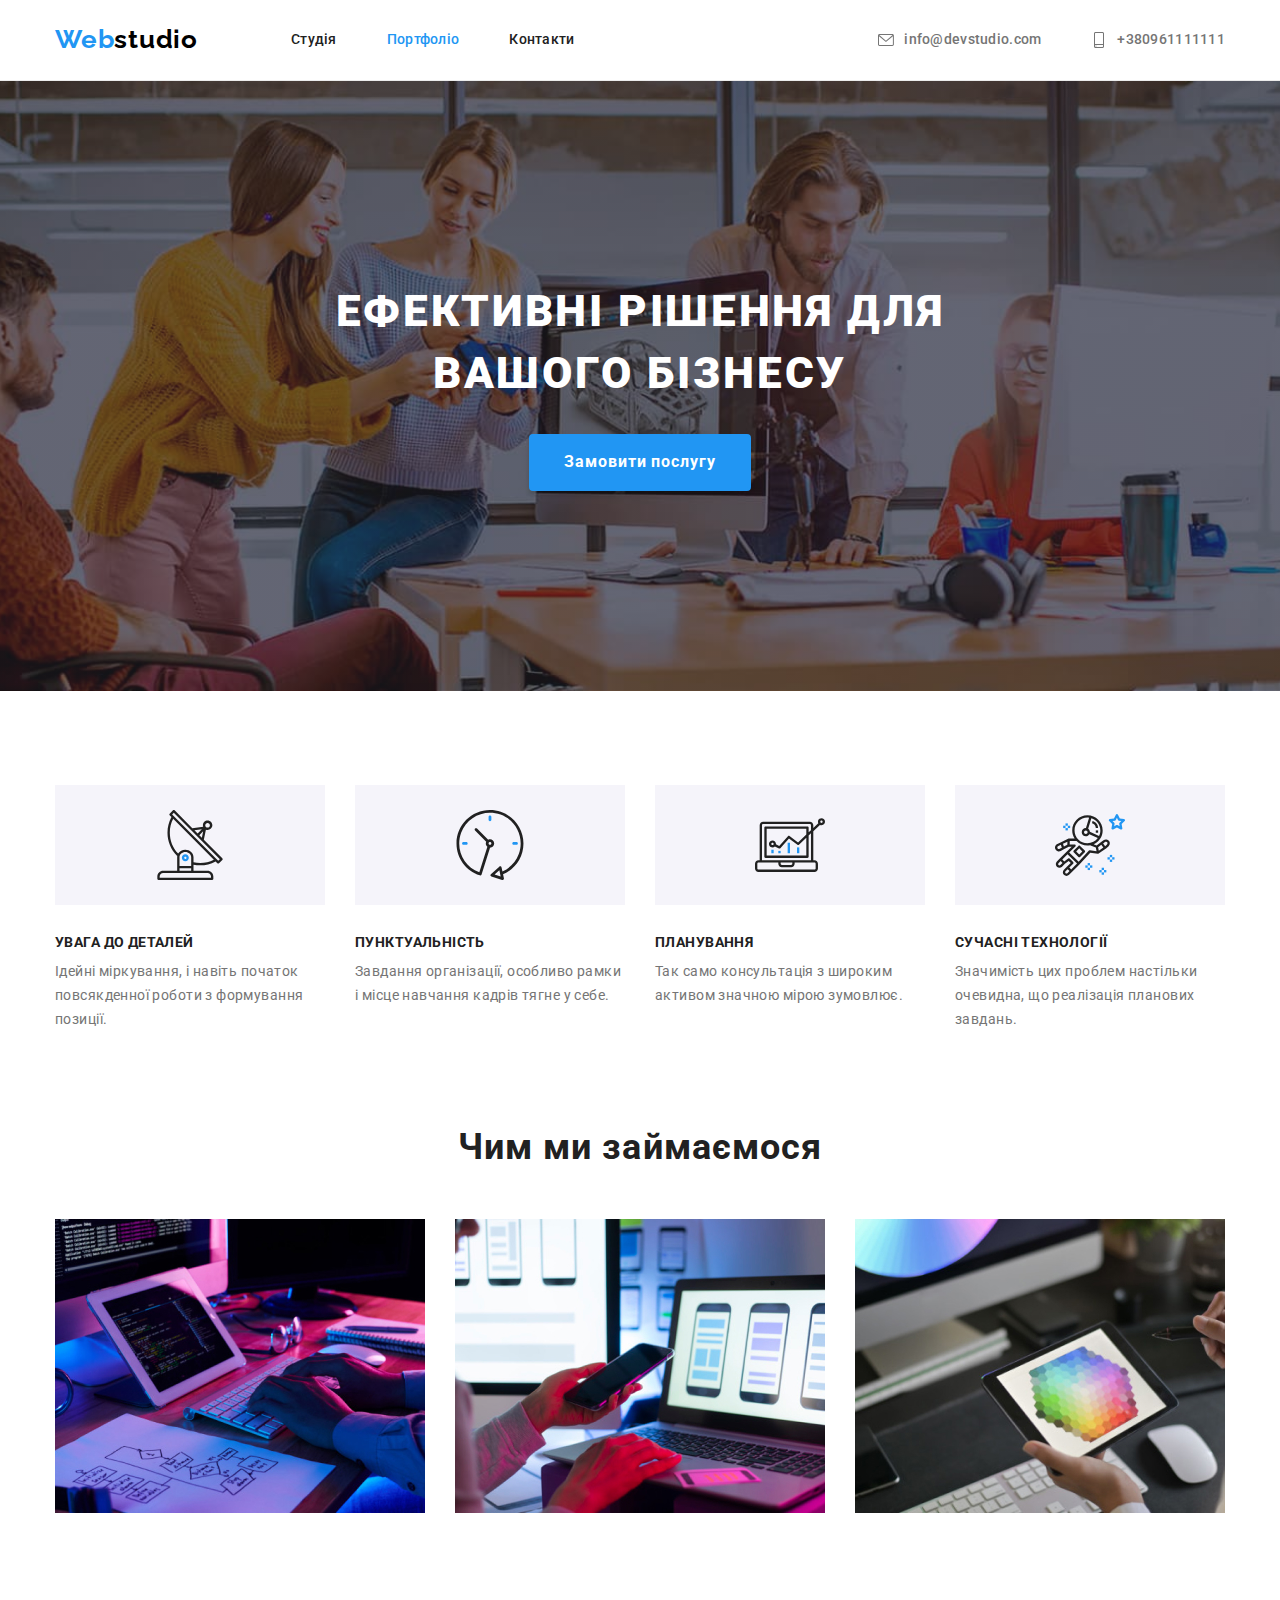
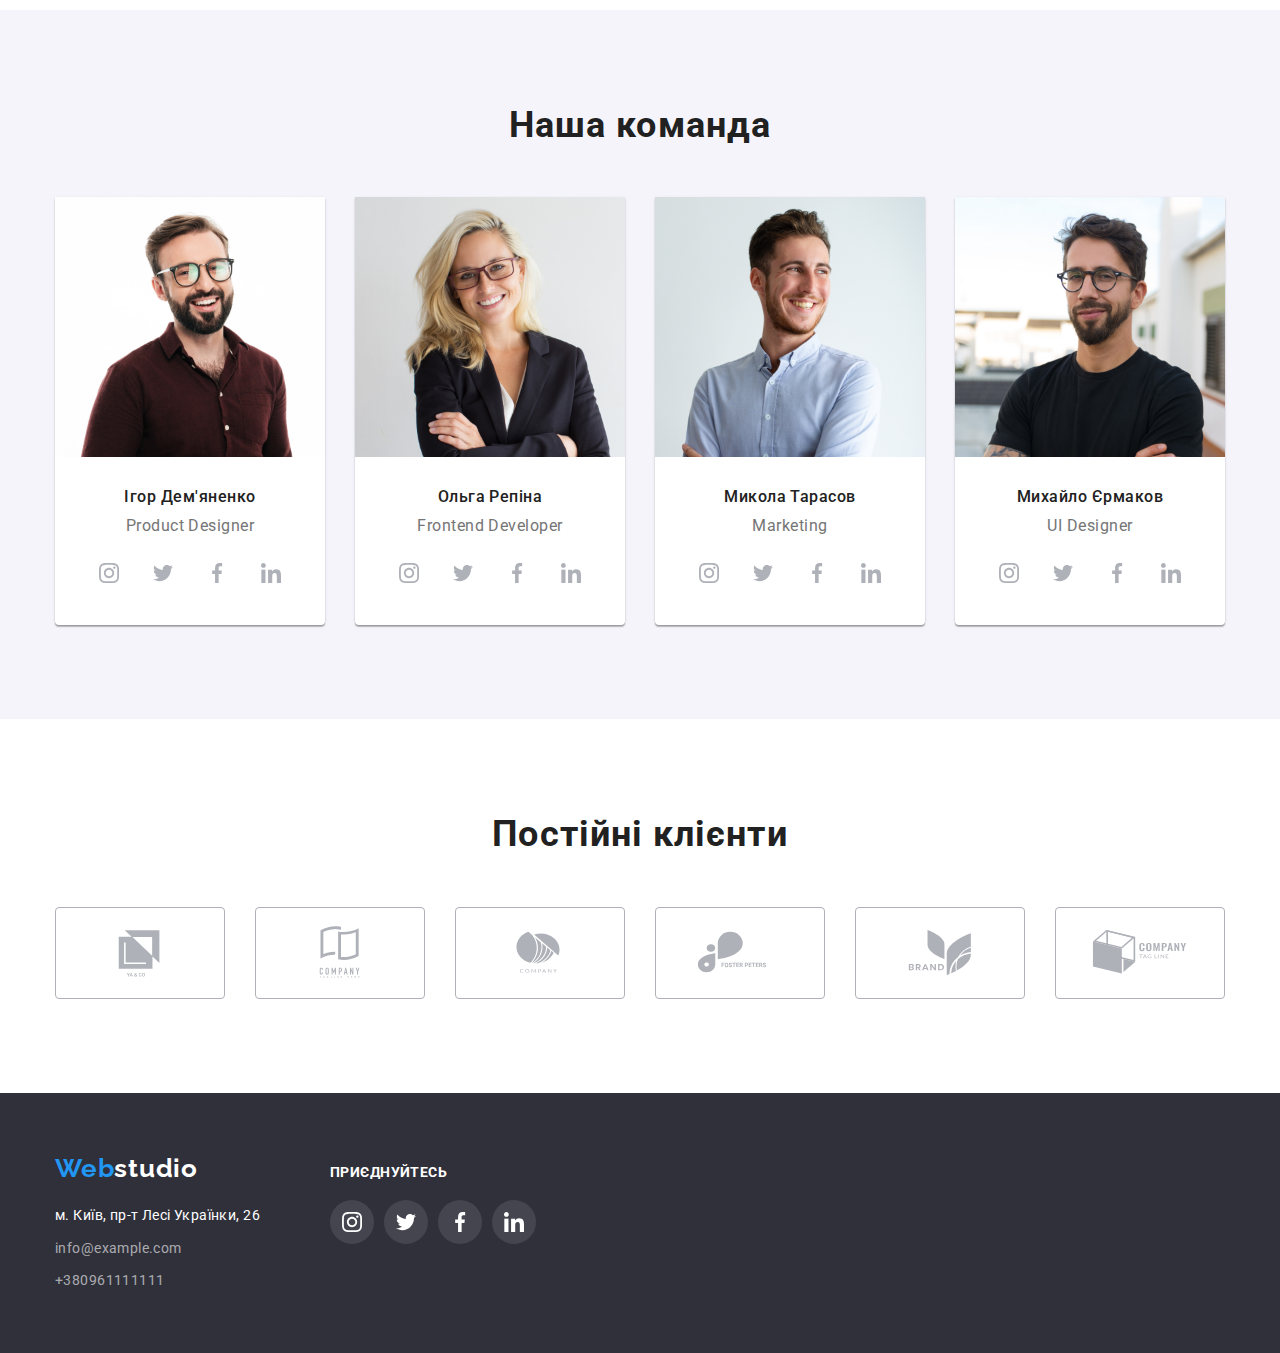
<file: index.html>
<!DOCTYPE html>
<html lang="uk">
    <head>
        <meta charset="UTF-8" />
        <meta http-equiv="X-UA-Compatible" content="IE=edge" />
        <meta name="viewport" content="width=device-width, initial-scale=1.0" />
        <title>Webstudio</title>
        <link rel="preconnect" href="https://fonts.googleapis.com" />
        <link rel="preconnect" href="https://fonts.gstatic.com" crossorigin />
        <link rel="preconnect" href="https://fonts.googleapis.com">
        <link rel="preconnect" href="https://fonts.gstatic.com" crossorigin>
        <link href="https://fonts.googleapis.com/css2?family=Raleway:wght@700&family=Roboto:wght@400;500;700;900&display=swap"
            rel="stylesheet">
        <link rel="stylesheet" href="https://cdnjs.cloudflare.com/ajax/libs/modern-normalize/1.1.0/modern-normalize.min.css">
        <link href="./styles/style.css" rel="stylesheet" />
    </head>
    <body>
        <!-- Header================================================== -->
        <header class="header">
            <div class="header__container container">
                <nav class="header__nav">
                    <a href="./" class="links logo-link">Web<span class="logo-studio">studio</span>
                    </a>
                    <ul class="header__nav-list">
                        <li class="header__nav-item">
                            <a href="./" class="links header__nav-link">Студія</a>
                        </li>
                        <li class="header__nav-item">
                            <a href="./portfolio.html" class="links header__nav-link curent-link">Портфоліо</a>
                        </li>
                        <li class="header__nav-item">
                            <a href="" class="links header__nav-link">Контакти</a>
                        </li>
                    </ul>
                </nav>
                <ul class="header__contact-list lists">
                    <li class="header__contact-item">
                        <a href="mailto:info@devstudio.com" class="links header__contact-link">
                            <svg width="16px" height="16px" class="header__contact-icon">
                                <use href="./images/icons.svg#mail">
                                </use>
                            </svg>
                            info@devstudio.com</a>
                    </li>
                    <li class="header__contact-item">
                        <a href="tel:+380961111111" class="links header__contact-link">
                            <svg width="16px" height="16px" class="header__contact-icon">
                                <use href="./images/icons.svg#phone"></use>
                            </svg>
                            +380961111111</a>
                    </li>
                </ul>
            </div>
        </header>
        <!--Main content========================================== -->
        <main>
            <!--Order service==================================== -->
            <section class="hero overlay">
                <h1 class="hero__title">Ефективні рішення для <br/> вашого бізнесу</h1>
                <button type="button" class="hero__button">Замовити послугу</button>
            </section>
            <!--Hilites========================================== -->
            <section class="section">
                <h2 class="hilites__main-title visually-hidden">Відмінності</h2>
                <div class="container">
                    <ul class="lists hilites__list">
                        <li class="hilites__item">
                            <div class="hilites__thumb">
                                <svg width="70px" height="70px" class="hilites__icon">
                                    <use href="./images/icons.svg#antenna" ></use>
                                </svg>
                            </div>
                            <h3 class="hilites__title">УВАГА ДО ДЕТАЛЕЙ</h3>
                            <p class="hilites__par">
                                Ідейні міркування, і навіть початок повсякденної роботи з формування позиції.
                            </p>
                        </li>
                        <li class="hilites__item">
                            <div class="hilites__thumb">
                                <svg width="70px" height="70px" class="hilites__icon">
                                    <use href="./images/icons.svg#clock"></use>
                                </svg>
                            </div>
                            <h3 class="hilites__title">ПУНКТУАЛЬНІСТЬ</h3>
                            <p class="hilites__par">
                                Завдання організації, особливо рамки і місце навчання кадрів тягне у себе.
                            </p>
                        </li>
                        <li class="hilites__item">
                            <div class="hilites__thumb">
                                <svg width="70px" height="70px" class="hilites__icon">
                                    <use href="./images/icons.svg#diagram"></use>
                                </svg>
                            </div>
                            <h3 class="hilites__title">ПЛАНУВАННЯ</h3>
                            <p class="hilites__par">
                                Так само консультація з широким активом значною мірою зумовлює.
                            </p>
                        </li>
                        <li class="hilites__item">
                            <div class="hilites__thumb">
                                <svg width="70px" height="70px" class="hilites__icon">
                                    <use href="./images/icons.svg#astronaut"></use>
                                </svg>
                            </div>
                            <h3 class="hilites__title">СУЧАСНІ ТЕХНОЛОГІЇ</h3>
                            <p class="hilites__par">
                                Значимість цих проблем настільки очевидна, що реалізація планових завдань.
                            </p>
                        </li>
                    </ul>
                </div>
            </section>
            <!--Tasks========================================== -->
            <section class="tasks container">
                <h2 class="tasks__title titles">Чим ми займаємося</h2>
                <ul class="tasks__list lists">
                    <li class="tasks__item">
                        <img src="./images/box1.jpg" alt="Розробка програмного забезпечення" width="370"/>
                    </li>
                    <li class="tasks__item">
                        <img src="./images/img.jpg" alt="Тестування мобільного додатку" width="370"/>
                    </li>
                    <li class="tasks__item">
                        <img src="./images/img(1).jpg" alt="Робота з кольором" width="370"/>
                    </li>
                </ul>
            </section>
            <!--Team============================================ -->
            <section class="team__section section">
                <div class="container">
                    <h2 class="team__title titles">Наша команда</h2>
                    <ul class="lists team__list">
                        <li class="team__item">
                            <img class="team__img" src="./images/img(2).jpg" alt="Дизайнер" width="270"/>
                            <div class="team__card">
                                <h3 class="team__member">Ігор Дем'яненко</h3>
                                <p class="par team__member-position" lang="en">Product Designer</p>
                                <ul class="team__socials">
                                    <li class="team__socials-item"><a  class="team__socials-link" href="https://www.instagram.com" target="_blank">
                                        <svg class="team__socials-icon" width="20px" height="20px">
                                            <use href="./images/icons.svg#instagram"></use>
                                        </svg>
                                    </a></li>
                                    <li class="team__socials-item"><a class="team__socials-link" href="https://twitter.com/" target="_blank">
                                        <svg class="team__socials-icon" width="20px" height="20px">
                                            <use href="./images/icons.svg#twitter"></use>
                                        </svg>
                                    </a></li>
                                    <li class="team__socials-item"><a class="team__socials-link" href="https://www.facebook.com/" target="_blank">
                                        <svg class="team__socials-icon" width="20px" height="20px">
                                            <use href="./images/icons.svg#facebook">
                                            </use>
                                        </svg>
                                    </a></li>
                                    <li class="team__socials-item"><a class="team__socials-link" href="https://www.linkedin.com/" target="_blank">
                                        <svg class="team__socials-icon" width="20px" height="20px">
                                            <use href="./images/icons.svg#linkedin"></use>
                                        </svg>
                                    </a></li>
                                </ul>
                            </div>
                        </li>
                        <li class="team__item">
                            <img class="team__img" src="./images/img(3).jpg" alt="Разработчик" width="270"/>
                            <div class="team__card">
                                <h3 class="team__member">Ольга Репіна</h3>
                                <p class="par team__member-position" lang="en">Frontend Developer</p>
                                <ul class="team__socials">
                                    <li class="team__socials-item"><a class="team__socials-link" href="https://www.instagram.com" target="_blank">
                                            <svg class="team__socials-icon" width="20px" height="20px">
                                                <use href="./images/icons.svg#instagram"></use>
                                            </svg>
                                        </a></li>
                                    <li class="team__socials-item"><a class="team__socials-link" href="https://twitter.com/" target="_blank">
                                            <svg class="team__socials-icon" width="20px" height="20px">
                                                <use href="./images/icons.svg#twitter"></use>
                                            </svg>
                                        </a></li>
                                    <li class="team__socials-item"><a class="team__socials-link" href="https://www.facebook.com/" target="_blank">
                                            <svg class="team__socials-icon" width="20px" height="20px">
                                                <use href="./images/icons.svg#facebook">
                                                </use>
                                            </svg>
                                        </a></li>
                                    <li class="team__socials-item"><a class="team__socials-link" href="https://www.linkedin.com/" target="_blank">
                                            <svg class="team__socials-icon" width="20px" height="20px">
                                                <use href="./images/icons.svg#linkedin"></use>
                                            </svg>
                                        </a></li>
                                </ul>
                            </div>
                        </li>
                        <li class="team__item">
                            <img class="team__img" src="./images/img(4).jpg" alt="Маркетолог" width="270"/>
                            <div class="team__card">
                                <h3 class="team__member">Микола Тарасов</h3>
                                <p class="par team__member-position" lang="en">Marketing</p>
                                <ul class="team__socials">
                                    <li class="team__socials-item"><a class="team__socials-link" href="https://www.instagram.com" target="_blank">
                                            <svg class="team__socials-icon" width="20px" height="20px">
                                                <use href="./images/icons.svg#instagram"></use>
                                            </svg>
                                        </a></li>
                                    <li class="team__socials-item"><a class="team__socials-link" href="https://twitter.com/" target="_blank">
                                            <svg class="team__socials-icon" width="20px" height="20px">
                                                <use href="./images/icons.svg#twitter"></use>
                                            </svg>
                                        </a></li>
                                    <li class="team__socials-item"><a class="team__socials-link" href="https://www.facebook.com/" target="_blank">
                                            <svg class="team__socials-icon" width="20px" height="20px">
                                                <use href="./images/icons.svg#facebook">
                                                </use>
                                            </svg>
                                        </a></li>
                                    <li class="team__socials-item"><a class="team__socials-link" href="https://www.linkedin.com/" target="_blank">
                                            <svg class="team__socials-icon" width="20px" height="20px">
                                                <use href="./images/icons.svg#linkedin"></use>
                                            </svg>
                                        </a></li>
                                </ul>
                            </div>
                        </li>
                        <li class="team__item">
                            <img class="team__img" src="./images/img(5).jpg" alt="Дизайнер" width="270"/>
                            <div class="team__card">
                                <h3 class="team__member">Михайло Єрмаков</h3>
                                <p class="par team__member-position" lang="en">UI Designer</p>
                                <ul class="team__socials">
                                    <li class="team__socials-item"><a class="team__socials-link" href="https://www.instagram.com" target="_blank">
                                            <svg class="team__socials-icon" width="20px" height="20px">
                                                <use href="./images/icons.svg#instagram"></use>
                                            </svg>
                                        </a></li>
                                    <li class="team__socials-item"><a class="team__socials-link" href="https://twitter.com/" target="_blank">
                                            <svg class="team__socials-icon" width="20px" height="20px">
                                                <use href="./images/icons.svg#twitter"></use>
                                            </svg>
                                        </a></li>
                                    <li class="team__socials-item"><a class="team__socials-link" href="https://www.facebook.com/" target="_blank">
                                            <svg class="team__socials-icon" width="20px" height="20px">
                                                <use href="./images/icons.svg#facebook">
                                                </use>
                                            </svg>
                                        </a></li>
                                    <li class="team__socials-item"><a class="team__socials-link" href="https://www.linkedin.com/" target="_blank">
                                            <svg class="team__socials-icon" width="20px" height="20px">
                                                <use href="./images/icons.svg#linkedin"></use>
                                            </svg>
                                        </a></li>
                                </ul>
                            </div>
                        </li>
                    </ul>
                </div>
            </section>
            <!-- Clients======================================= -->
            <section class="clients__section section">
                <div class="container">
                    <h2 class="clients__title titles">Постійні клієнти</h2>
                    <ul class="clients__list">
                        <li class="clients__item"><a href="#" target="_blank" class="clients__link">
                            <svg class="clients__logo" width="106" height="60">
                                <use href="./images/icons.svg#logo1"></use>
                            </svg>
                        </a></li>
                        <li class="clients__item"><a href="#" target="_blank" class="clients__link">
                            <svg class="clients__logo" width="106" height="60">
                                <use href="./images/icons.svg#logo2"></use>
                            </svg>
                        </a></li>
                        <li class="clients__item"><a href="#" target="_blank" class="clients__link">
                            <svg class="clients__logo" width="106" height="60">
                                <use href="./images/icons.svg#logo3"></use>
                            </svg>
                        </a></li>
                        <li class="clients__item"><a href="#" target="_blank" class="clients__link">
                            <svg class="clients__logo" width="106" height="60">
                                <use href="./images/icons.svg#logo4"></use>
                            </svg>
                        </a></li>
                        <li class="clients__item"><a href="#" target="_blank" class="clients__link">
                            <svg class="clients__logo" width="106" height="60">
                                <use href="./images/icons.svg#logo5"></use>
                            </svg>
                        </a></li>
                        <li class="clients__item"><a href="#" target="_blank" class="clients__link">
                            <svg class="clients__logo" width="106" height="60">
                                <use href="./images/icons.svg#logo6"></use>
                            </svg>
                        </a></li>
                    </ul>
                </div>

            </section>
        </main>
        <!--Footer=========================================== -->
        <footer class="footer">
            <div class="container footer__container">
                <div class="footer__adress">
                    <a href="./" class="links logo-link footer__logo">
                        <span class="logo-web">Web</span><span class="footer-studio">studio</span>
                    </a>
                    <address>
                        <ul>
                            <li class="footer__item">
                                <a href="https://www.google.com.ua/maps" target="_blank" rel="noopener noreferrer"
                                    class="links address footer__contact footer__contact-adress">м. Київ, пр-т Лесі Українки, 26</a>
                            </li>
                            <li class="footer__item">
                                <a href="mailto:info@example.com" class="links footer__contact">info@example.com</a>
                            </li>
                            <li class="footer__item">
                                <a href="tel:+380961111111" class="links footer__contact">+380961111111</a>
                            </li>
                        </ul>
                    </address>
                </div>
                <div class="footer__socials">
                    <p class="socials__title">приєднуйтесь</p>
                    <ul class="footer__social-list">
                        <li class="footer__socials-item"><a class="footer__socials-link" href="https://www.instagram.com" target="_blank">
                                <svg class="footer__socials-icon" width="20px" height="20px">
                                    <use href="./images/icons.svg#instagram"></use>
                                </svg>
                            </a></li>
                        <li class="footer__socials-item"><a class="footer__socials-link" href="https://twitter.com/" target="_blank">
                                <svg class="footer__socials-icon" width="20px" height="20px">
                                    <use href="./images/icons.svg#twitter"></use>
                                </svg>
                            </a></li>
                        <li class="footer__socials-item"><a class="footer__socials-link" href="https://www.facebook.com/" target="_blank">
                                <svg class="footer__socials-icon" width="20px" height="20px">
                                    <use href="./images/icons.svg#facebook">
                                    </use>
                                </svg>
                            </a></li>
                        <li class="footer__socials-item"><a class="footer__socials-link" href="https://www.linkedin.com/" target="_blank">
                                <svg class="footer__socials-icon" width="20px" height="20px">
                                    <use href="./images/icons.svg#linkedin"></use>
                                </svg>
                            </a></li>
                    </ul>

                </div>
            </div>
        </footer>
    </body>
</html>
</file>
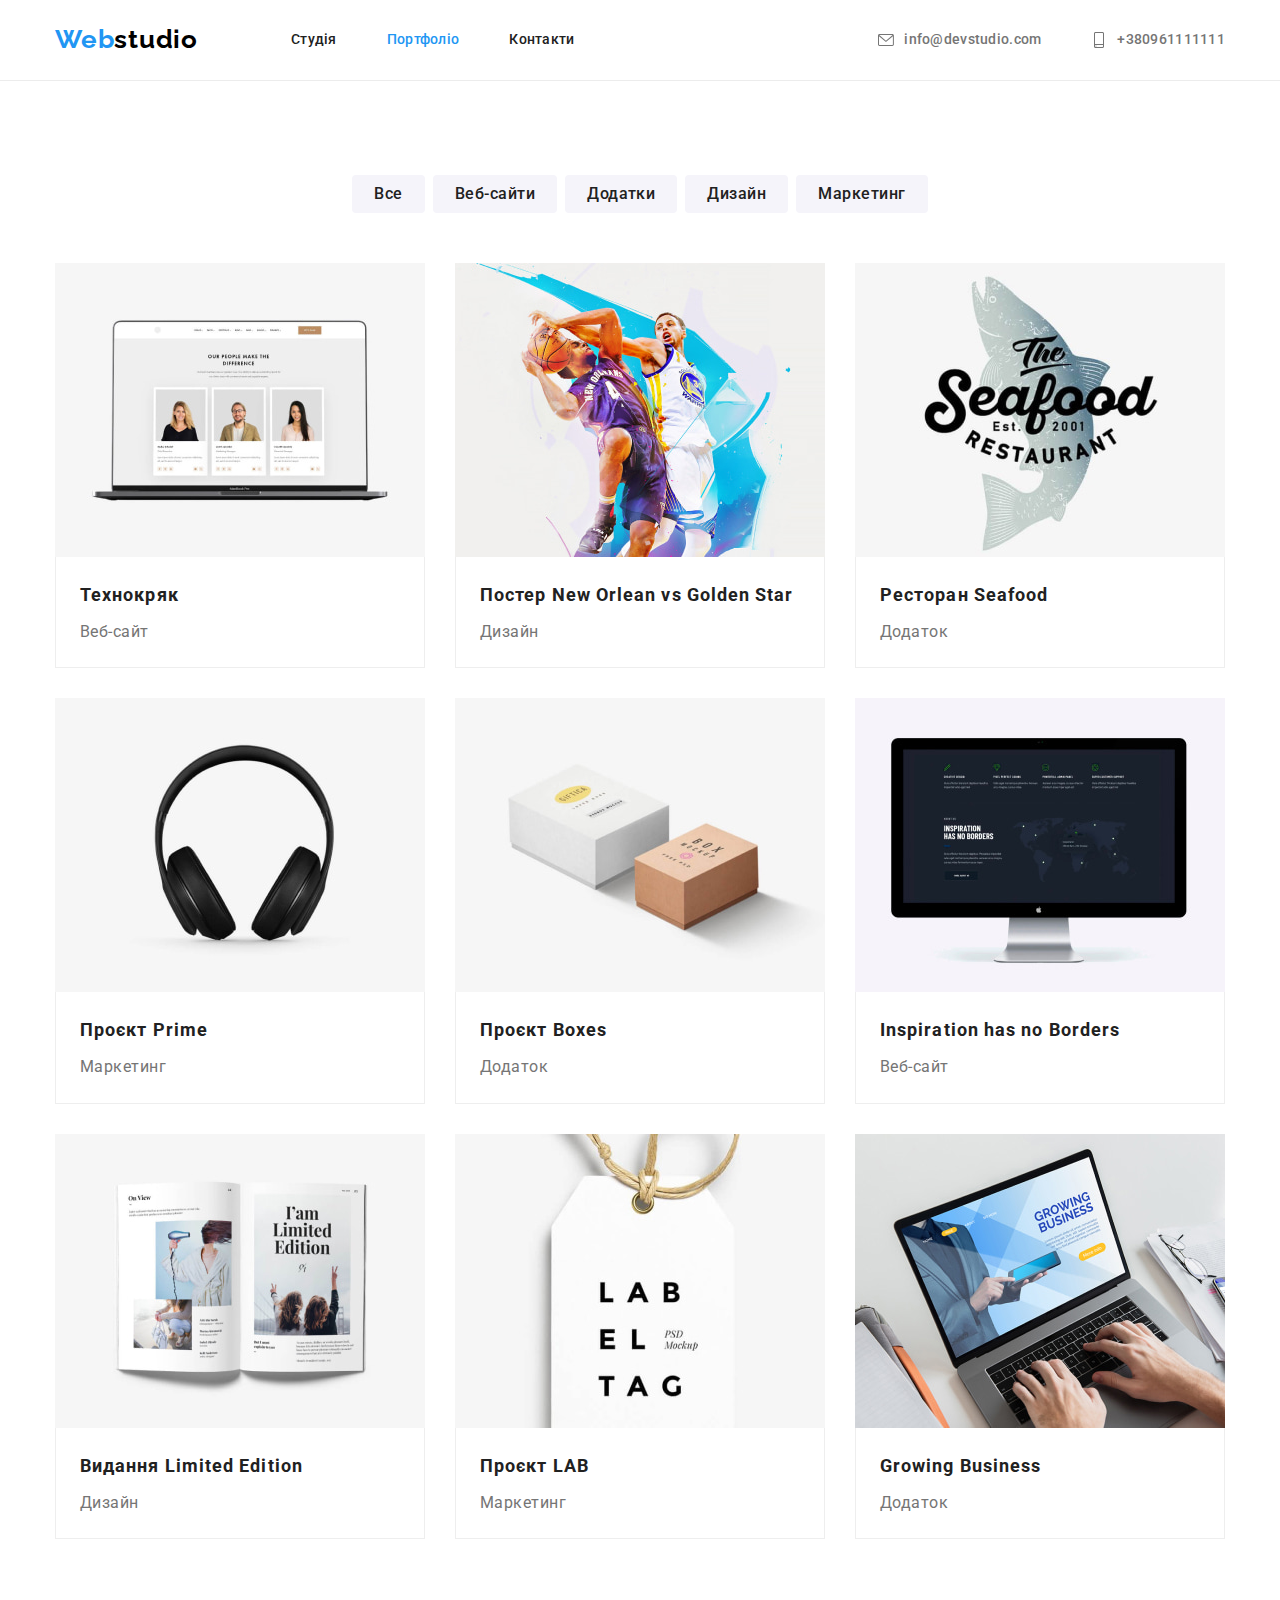
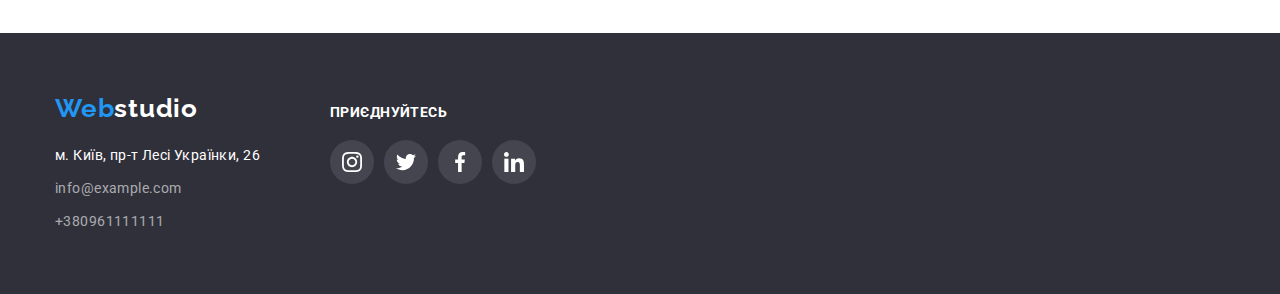
<file: portfolio.html>
<!DOCTYPE html>
<html lang="uk">
    <head>
        <meta charset="UTF-8" />
        <meta http-equiv="X-UA-Compatible" content="IE=edge" />
        <meta name="viewport" content="width=device-width, initial-scale=1.0" />
        <title>Portfolio</title>
        <link rel="preconnect" href="https://fonts.googleapis.com" />
        <link rel="preconnect" href="https://fonts.gstatic.com" crossorigin />
        <link rel="preconnect" href="https://fonts.googleapis.com">
        <link rel="preconnect" href="https://fonts.gstatic.com" crossorigin>
        <link href="https://fonts.googleapis.com/css2?family=Raleway:wght@700&family=Roboto:wght@400;500;700;900&display=swap"
            rel="stylesheet">
        <link rel="stylesheet" href="https://cdnjs.cloudflare.com/ajax/libs/modern-normalize/1.1.0/modern-normalize.min.css">
        <link href="./styles/style.css" rel="stylesheet" />
    </head>

    <body>
        <!--Header=================================================== -->
        <header class="header">
            <div class="header__container container">
                <nav class="header__nav">
                    <a href="./" class="links logo-link">Web<span class="logo-studio">studio</span>
                    </a>
                    <ul class="header__nav-list">
                        <li class="header__nav-item">
                            <a href="./" class="links header__nav-link">Студія</a>
                        </li>
                        <li class="header__nav-item">
                            <a href="./portfolio.html" class="links header__nav-link curent-link">Портфоліо</a>
                        </li>
                        <li class="header__nav-item">
                            <a href="" class="links header__nav-link">Контакти</a>
                        </li>
                    </ul>
                </nav>
                <ul class="header__contact-list lists">
                    <li class="header__contact-item">
                        <a href="mailto:info@devstudio.com" class="links header__contact-link">
                            <svg width="16px" height="16px" class="header__contact-icon">
                                <use href="./images/icons.svg#mail">
                                </use>
                            </svg>
                            info@devstudio.com</a>
                    </li>
                    <li class="header__contact-item">
                        <a href="tel:+380961111111" class="links header__contact-link">
                            <svg width="16px" height="16px" class="header__contact-icon">
                                <use href="./images/icons.svg#phone"></use>
                            </svg>
                            +380961111111</a>
                    </li>
                </ul>
            </div>
        </header>
        <!--Main content============================================ -->
        <main class="main">
            <!-- Buttons============================================= -->
            <section class="portfolio__section section">
                <div class="container">
                    <h1 class="portfolio__title visually-hidden">Портфоліо</h1>
                    <ul class="portfolio__btn-list">
                        <li class="btn-list__item"><button type="button" class="portfolio__button">Все</button></li>
                        <li class="btn-list__item"><button type="button" class="portfolio__button">Веб-сайти</button></li>
                        <li class="btn-list__item"><button type="button" class="portfolio__button">Додатки</button></li>
                        <li class="btn-list__item"><button type="button" class="portfolio__button">Дизайн</button></li>
                        <li class="btn-list__item"><button type="button" class="portfolio__button">Маркетинг</button></li>
                    </ul>
                    <!-- Works========================================= -->
                    <ul class="works">
                        <li class="works__item">
                            <img class="works__image" src="./images/imghw2004.jpg" alt="экран ноутбука" width="370"/>
                            <div class="works__card">
                                <h2 class="works__title">Технокряк</h2>
                                <p class="works__text">Веб-сайт</p>
                            </div>
                        </li>
                        <li class="works__item">
                            <img class="works__image" src="./images/imghw2009.jpg" alt="баскетболисты" width="370"/>
                            <div class="works__card">
                                <h2 class="works__title">
                                Постер <span lang="en">New Orlean vs Golden Star</span>
                                </h2>
                                <p class="works__text">Дизайн</p>
                            </div>
                        </li>
                        <li class="works__item">
                            <img class="works__image" src="./images/imghw2008.jpg" alt="логотип ресторана" width="370"/>
                        <div class="works__card">
                                <h2 class="works__title">Ресторан <span lang="en">Seafood</span></h2>
                                <p class="works__text">Додаток</p>
                            </div>
                        </li>
                        <li class="works__item">
                            <img class="works__image" src="./images/imghw2007.jpg" alt="наушники" width="370"/>
                        <div class="works__card">
                                <h2 class="works__title">Проєкт <span lang="en">Prime</span></h2>
                                <p class="works__text">Маркетинг</p>
                            </div>
                        </li>
                        <li class="works__item">
                            <img class="works__image" src="./images/imghw2006.jpg" alt="коробки" width="370"/>
                        <div class="works__card">
                                <h2 class="works__title">Проєкт <span lang="en">Boxes</span></h2>
                                <p class="works__text">Додаток</p>
                            </div>
                        </li>
                        <li class="works__item">
                            <img class="works__image" src="./images/imghw2005.jpg" alt="экран копьютера" width="370"/>
                        <div class="works__card">
                                <h2 class="works__title" lang="en">Inspiration has no Borders</h2>
                                <p class="works__text">Веб-сайт</p>
                            </div>
                        </li>
                        <li class="works__item">
                            <img class="works__image" src="./images/imghw2001.jpg" alt="журнал" width="370"/>
                        <div class="works__card">
                                <h2 class="works__title">Видання <span lang="en">Limited Edition</span></h2>
                                <p class="works__text">Дизайн</p>
                            </div>
                        </li>
                        <li class="works__item">
                            <img class="works__image" src="./images/imghw2002.jpg" alt="ценник" width="370"/>
                            <div class="works__card">
                                <h2 class="works__title">Проєкт <span lang="en">LAB</span></h2>
                                <p class="works__text">Маркетинг</p>
                            </div>
                        </li>
                        <li class="works__item">
                            <img class="works__image" src="./images/imghw2003.jpg" alt="экран ноутбука" width="370"/>
                        <div class="works__card">
                                <h2 class="works__title" lang="en">Growing Business</h2>
                                <p class="works__text">Додаток</p>
                            </div>
                        </li>
                    </ul>
                </div>
            </section>
        </main>
        <!--Footer=============================================== -->
        <footer class="footer">
            <div class="container footer__container">
                <div class="footer__adress">
                    <a href="./" class="links logo-link footer__logo">
                        <span class="logo-web">Web</span><span class="footer-studio">studio</span>
                    </a>
                    <address>
                        <ul>
                            <li class="footer__item">
                                <a href="https://www.google.com.ua/maps" target="_blank" rel="noopener noreferrer"
                                    class="links address footer__contact footer__contact-adress">м. Київ, пр-т Лесі Українки,
                                    26</a>
                            </li>
                            <li class="footer__item">
                                <a href="mailto:info@example.com" class="links footer__contact">info@example.com</a>
                            </li>
                            <li class="footer__item">
                                <a href="tel:+380961111111" class="links footer__contact">+380961111111</a>
                            </li>
                        </ul>
                    </address>
                </div>
                <div class="footer__socials">
                    <p class="socials__title">приєднуйтесь</p>
                    <ul class="footer__social-list">
                        <li class="footer__socials-item"><a class="footer__socials-link" href="https://www.instagram.com"
                                target="_blank">
                                <svg class="footer__socials-icon" width="20px" height="20px">
                                    <use href="./images/icons.svg#instagram"></use>
                                </svg>
                            </a></li>
                        <li class="footer__socials-item"><a class="footer__socials-link" href="https://twitter.com/"
                                target="_blank">
                                <svg class="footer__socials-icon" width="20px" height="20px">
                                    <use href="./images/icons.svg#twitter"></use>
                                </svg>
                            </a></li>
                        <li class="footer__socials-item"><a class="footer__socials-link" href="https://www.facebook.com/"
                                target="_blank">
                                <svg class="footer__socials-icon" width="20px" height="20px">
                                    <use href="./images/icons.svg#facebook">
                                    </use>
                                </svg>
                            </a></li>
                        <li class="footer__socials-item"><a class="footer__socials-link" href="https://www.linkedin.com/"
                                target="_blank">
                                <svg class="footer__socials-icon" width="20px" height="20px">
                                    <use href="./images/icons.svg#linkedin"></use>
                                </svg>
                            </a></li>
                    </ul>
        
                </div>
            </div>
        </footer>
    </body>
</html>
</file>
<file: styles/style.css>
/* Colors
primary background-color: #fff;
secondary background-color: #F5F4FA;
footer background-color: #2F303A;
titles color: #212121;
main text color: #757575;
acent color: #2196F3;


 */
:root {
    --main-font: "Roboto";
    --second-font: "Raleway";
    --titles-color: #212121;
    --acent-color: #2196F3;
    --text-color: #757575;
    --grey-color: #F5F4FA;
    --footer-color: #2F303A;
    --white-color: #ffffff;
    --black-color: #000000;
    --logo-gray: #AFB1B8;
    
    


}

body {
    background-color: var(--white-color);
    font-family: var(--main-font), sans-serif;
    color: var(--titles-color);
    padding: 0;
    margin: 0;
    font-weight: 400;
    font-size: 14px;
    
    
}

h1, h2, h3, h4, h5, h6 {
    margin: 0;
}

p {
    margin: 0;
    
}

.links {
    text-decoration: none;
}

ul {
    list-style: none;
    margin: 0;
    padding: 0;
}

.container {
    max-width: 1200px;
    margin: 0 auto;
    padding: 0 15px;

    
}

.section {
    padding-top: 94px;
    padding-bottom: 94px;
}

.visually-hidden {
    position: absolute;
    width: 1px;
    height: 1px;
    margin: -1px;
    border: 0;
    padding: 0;
    clip: rect(0 0 0 0);
    overflow: hidden;
}

/* Header ==================================*/

.header {
    border-bottom: 1px solid #ECECEC;
}

.header__container {
    display: flex;
    align-items: center;
    padding-top: 24px;
    padding-bottom: 25px;
    justify-content: space-between;
}

.header__nav {
    display: flex;
    align-items: center;
}

.header__nav-list {
    display: flex;
    margin-right: 302px;
}

.header__contact-list {
    display: flex;
    
}



.logo-link {
    font-family: var(--second-font);
    font-weight: 700;
    font-size: 26px;
    line-height: 1.2;
    letter-spacing: 0.03em;
    color: var(--acent-color);
    margin-right: 93px;
    
}


.logo-studio {
    color: var(--black-color);
    

}

.logo-link:hover *, .logo-link:focus * {
    color: var(--acent-color);

}



.header__nav-link {
    font-weight: 500;
    font-size: 14px;
    line-height: 1.1;
    letter-spacing: 0.02em;
    color: var(--titles-color);
    
    
}

.header__nav-item:not(:last-child) {
    margin-right: 50px;
}

.header__nav-link:hover, .header__nav-link:focus {
    color: var(--acent-color);
}

.curent-link {
    color: var(--acent-color);
}

.curent-link:hover, .curent-link:focus {
    color: var(--titles-color);
}

.header__contact-item:not(:last-child) {
    margin-right: 50px;
}

.header__contact-item {
    
}

.header__contact-link {
    font-weight: 500;
    font-size: 14px;
    line-height: 1.1;
    letter-spacing: 0.02em;
    color: var(--text-color);
    display: flex;
    align-items: center;

}

.header__contact-icon {
    display: inline-block;
    margin-right: 10px;
    fill: currentColor;
}

.header__contact-link:hover, .header__contact-link:focus {
    color: var(--acent-color);
}

/* Main================================== */
/* Order service========================= */

.hero {
    padding: 200px 0px 200px 0px;
    background-color: #C4C4C4;
    
}

.overlay {
    background-image: linear-gradient(0deg, rgba(47, 48, 58, 0.4), rgba(47, 48, 58, 0.4)), url(../images/heroimg.jpg);
    max-width: 1600px;
    margin-left: auto;
    margin-right: auto;
    background-size: cover;
    background-position: center;

}


.hero__title {
    font-weight: 900;
    font-size: 44px;
    line-height: 1.4;
    text-align: center;
    letter-spacing: 0.06em;
    text-transform: uppercase;
    color: var(--white-color);
    margin: 0px 0px 30px 0px;
}

.hero__button {
    background: var(--acent-color);
    border: solid;
    border-radius: 4px;
    border-color: var(--acent-color);
    color: var(--white-color);
    padding: 10px 32px;
    cursor: pointer;
    font-family: inherit;
    font-weight: 700;
    font-size: 16px;
    line-height: 1.9;
    letter-spacing: 0.06em;
    box-shadow: 0px 4px 4px rgba(0, 0, 0, 0.15);
    transition: all 0.3s ease-out;
    display: block;
    margin: 0 auto;
}

.hero__button:hover, .hero__button:focus {
    background-color: transparent;
    color: var(--acent-color);

}

.hero__button:active {
    color: var(--white-color);
    border-color: var(--white-color);
}

/* Hilites=============================== */



.hilites__list {
    display: flex;
}

.hilites__item {
    width: 270px;
}

.hilites__item:not(:last-child) {
    margin-right: 30px;
}

.hilites__thumb {
    background-color: var(--grey-color);
    height: 120px;
    margin-bottom: 30px;
    display: flex;
    align-items: center;
    justify-content: center;


}

.hilites__icon {


}

.hilites__title {
    font-weight: 700;
    font-size: 14px;
    line-height: 1.1;
    letter-spacing: 0.03em;
    text-transform: uppercase;
    color: var(--titles-color);
    margin: 0px 0px 10px 0px;
}

.hilites__par {
    line-height: 1.7;
    letter-spacing: 0.03em;
    color: var(--text-color);
   
}

/* Tasks=============================== */

.titles {
    font-weight: 700;
    font-size: 36px;
    line-height: 1.2;
    text-align: center;
    letter-spacing: 0.03em;
    color: var(--titles-color);
    margin: 0px 0px 50px 0px;
}

.tasks__list {
    display: flex;
    justify-content: space-between;
    padding-bottom: 94px;

}

/* Team================================ */

.team__section {
    background-color: var(--grey-color);
}

.team__list {
    display: flex;
    justify-content: space-between;
}

.team__item {
    background-color: var(--white-color);
    box-shadow: 0px 1px 3px rgba(0, 0, 0, 0.12), 0px 1px 1px rgba(0, 0, 0, 0.14), 0px 2px 1px rgba(0, 0, 0, 0.2);
    border-radius: 0px 0px 4px 4px;
}

.team__img {
    display: block;
}

.team__card {
    padding: 30px 32px;
    
}

.team__member {
    font-weight: 500;
    font-size: 16px;
    line-height: 1.2;
    text-align: center;
    letter-spacing: 0.03em;
    color: var(--titles-color);
    margin: 0px 0px 10px 0px;

}

.team__member-position {
    font-size: 16px;
    line-height: 1.2;
    text-align: center;
    letter-spacing: 0.03em;
    color: var(--text-color);
    margin-bottom: 16px;
}

.team__socials {
    display: flex;
}

.team__socials-link {
    display: block;
    width: 44px;
    height: 44px;
    border-radius: 50%;
    background-color: transparent;
    color: var(--text-color);
    padding: 12px;
  
}

.team__socials-item:not(:last-child) {
    margin-right: 10px;
}

.team__socials-icon {
    fill: var(--logo-gray);
}

.team__socials-link:hover,
.team__socials-link:focus {
    background-color: var(--acent-color);
}

.team__socials-link:hover .team__socials-icon,
.team__socials-link:focus .team__socials-icon {
    fill: var(--white-color);
}

/* Clients============================ */

.clients__list {
    display: flex;
    justify-content: space-between;
}



.clients__link {
    display: block;
    width: 170px;
    height: 92px;
    border: 1px solid var(--logo-gray);
    border-radius: 4px;
    display: flex;
    align-items: center;
    justify-content: center;
}

.clients__logo {
    fill: var(--logo-gray);

}

.clients__link:hover, .clients__link:focus {
    border-color: var(--acent-color);
}

.clients__link:hover .clients__logo,
.clients__link:focus .clients__logo {
    fill: var(--acent-color);
}





/* Footer================================ */

.footer {
    background-color: var(--footer-color);
    padding: 60px 0;

}

.footer-studio {
    color: var(--white-color);
}

.footer__logo {
    display: inline-block;
    margin: 0px 0px 20px 0px;
}

.footer__logo:hover *, .footer__logo:focus * {
    color: var(--acent-color);
}

.footer__item:not(:last-child) {

    margin-bottom: 9px;
}

.footer__contact {
    font-weight: 400;
    font-style: normal;
    font-size: 14px;
    line-height: 1.7;
    letter-spacing: 0.03em;
    color: rgba(255, 255, 255, 0.6);
}

.footer__contact-adress {
    color: var(--white-color);
}

.footer__contact:hover, .footer__contact:focus {
    color: var(--acent-color);
}

.footer__container {
    display: flex;
    align-items: baseline;
}

.footer__adress {
    margin-right: 70px;
}

.socials__title {
    font-weight: 700;
    font-size: 14px;
    line-height: 1.1;
    letter-spacing: 0.03em;
    text-transform: uppercase;
    color: var(--white-color);
    margin-bottom: 20px;
}

.footer__socials {
    display: flex;
    flex-direction: column;
    
}

.footer__social-list {
    display: flex;
}

.footer__socials-icon {
    fill: var(--white-color);
}

.footer__socials-link {
    display: block;
        width: 44px;
        height: 44px;
        border-radius: 50%;
        background-color: rgba(255, 255, 255, 0.1);
        color: var(--text-color);
        padding: 12px;
}

.footer__socials-item:not(:last-child) {
    margin-right: 10px;

}

.footer__socials-link:hover, .footer__socials-link:focus {
    background-color: var(--acent-color);
}




/* Portfolio Page========================= */



.portfolio__btn-list {
    display: flex;
    align-items: center;
    justify-content: center;
    margin-bottom: 50px;
}

.btn-list__item:not(:last-child) {
    margin-right: 8px;
}

.portfolio__button {
    background: var(--grey-color);
    border-radius: 4px;
    border: none;
    font-family: inherit;
    font-weight: 500;
    font-size: 16px;
    line-height: 1.6;
    text-align: center;
    letter-spacing: 0.03em;
    color: var(--titles-color);
    padding: 6px 22px;
    transition: all 0.3s ease-out;
    cursor: pointer;
}

.portfolio__button:hover, .portfolio__button:focus {
    background: var(--acent-color);
    box-shadow: 0px 3px 1px rgba(0, 0, 0, 0.1), 0px 1px 2px rgba(0, 0, 0, 0.08), 0px 2px 2px rgba(0, 0, 0, 0.12);
    border-radius: 4px;
    color: var(--white-color);
}

.portfolio__button:active {
    background-color: var(--grey-color);
    color: var(--acent-color);
    
}

/* Works ===================== */

.works {
    display: flex;
    flex-wrap: wrap;
    justify-content: center;
    gap: 30px;
    flex-basis: calc((100% - 60px) / 3);
    
}

.works__item:hover {
    box-shadow: 0px 1px 1px rgba(0, 0, 0, 0.12), 0px 4px 4px rgba(0, 0, 0, 0.06), 1px 4px 6px rgba(0, 0, 0, 0.16);
}



.works__image {
    display: block;
}

.works__card {
    padding: 20px 24px;
    border-left: 1px solid #EEEEEE;
    border-right: 1px solid #EEEEEE;
    border-bottom: 1px solid #EEEEEE;
}

.works__title {
    font-weight: 700;
    font-size: 18px;
    line-height: 2;
    letter-spacing: 0.06em;
    color: var(--titles-color);
    margin: 0px 0px 4px 0px;

}

.works__text {
    font-size: 16px;
    line-height: 1.9;
    letter-spacing: 0.03em;
    color: var(--text-color);
    
}
</file>
